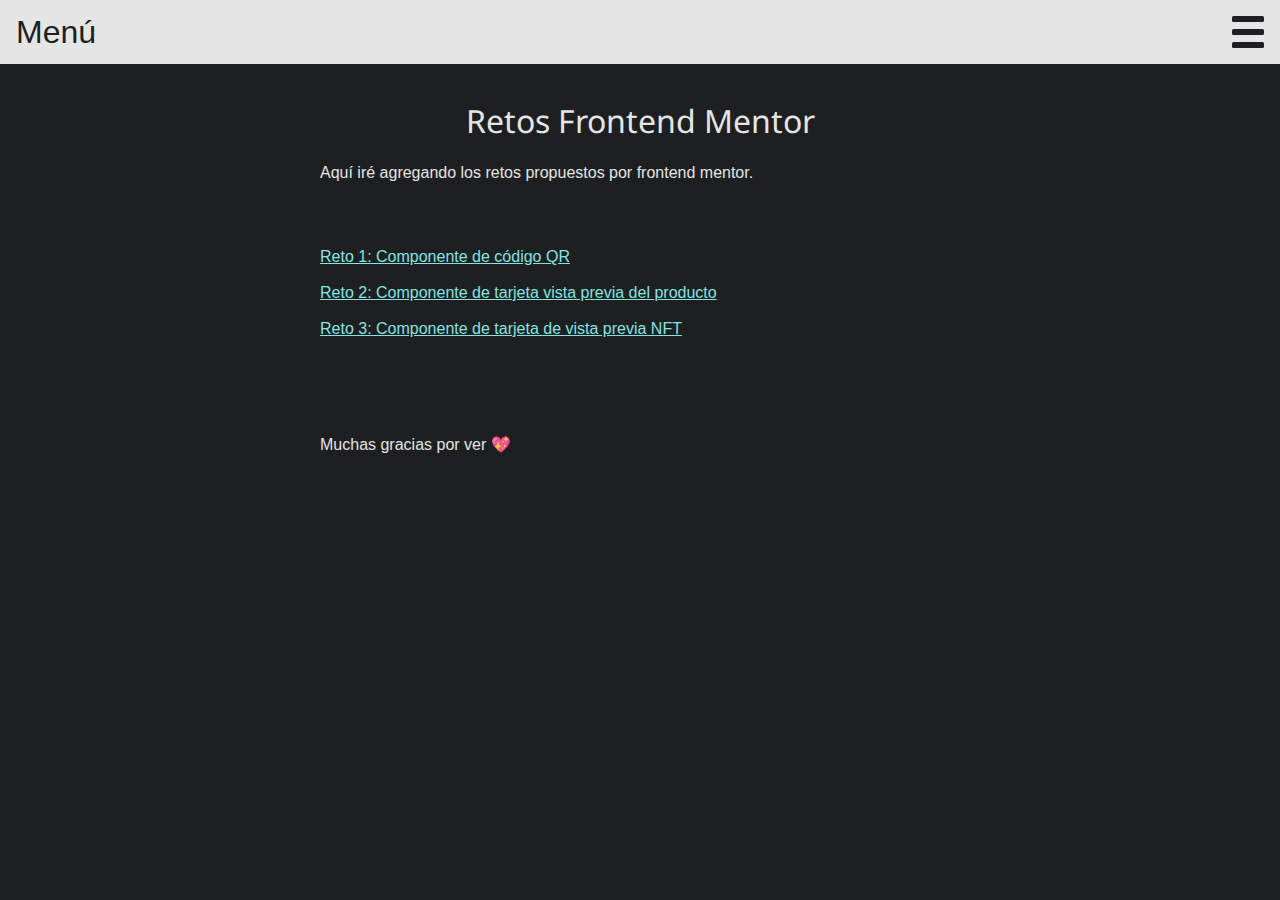
<file: index.html>
<!DOCTYPE html>
<html lang="en">
<head>
    <meta charset="UTF-8">
    <meta http-equiv="X-UA-Compatible" content="IE=edge">
    <meta name="viewport" content="width=device-width, initial-scale=1.0">
    <meta name="description" content="Desarrollo de retos propuestos por frontend mentor.">

    <link rel="icon" type="image/png" sizes="32x32" href="./images/favicon-32x32.png">
    <link rel="stylesheet" href="css/styles.css">
    <title>Retos Frontend Mentor</title>
</head>
<body>
    <nav>
        <div class="container">
            <input id="responsive-menu" type="checkbox">
            <label for="responsive-menu">Menú<span id="menu-icon"></span></label>
            
            <div id="overlay"></div>
            <!-- <ul>
                <li><a href="#"></a></li>
            </ul> -->
            <ul id="social-media">
                <li>
                    <a href="https://github.com/yazmin-erazo">
                        <i class="fab fa-github"></i>
                        <span class="screen-reader-text">Github</span>
                    </a>
                </li>
                <li>
                    <a href="https://www.linkedin.com/in/yazmin-erazo/">
                        <i class="fab fa-linkedin"></i>
                        <span class="screen-reader-text">LinkedIn</span>
                    </a>
                </li>
            </ul>
        </div>
    </nav>
    
    <main>
        <div class="container">
            <h1>Retos Frontend Mentor</h1>
            <p>Aquí iré agregando los retos propuestos por frontend mentor.</p>
            <div class="container-challenges">
                <p><a href="/Frontend Mentor/qr-code-component-main/index.html">Reto 1: Componente de código QR</a></p>
                <p><a href="/reto-2/index.html">Reto 2: Componente de tarjeta vista previa del producto</a></p>
                <p><a href="/reto-3/index.html">Reto 3: Componente de tarjeta de vista previa NFT</a></p>
            </div>
            
        </div>
    </main>

    <p>Muchas gracias por ver 💖</p>
    

</body>
</html>
</file>
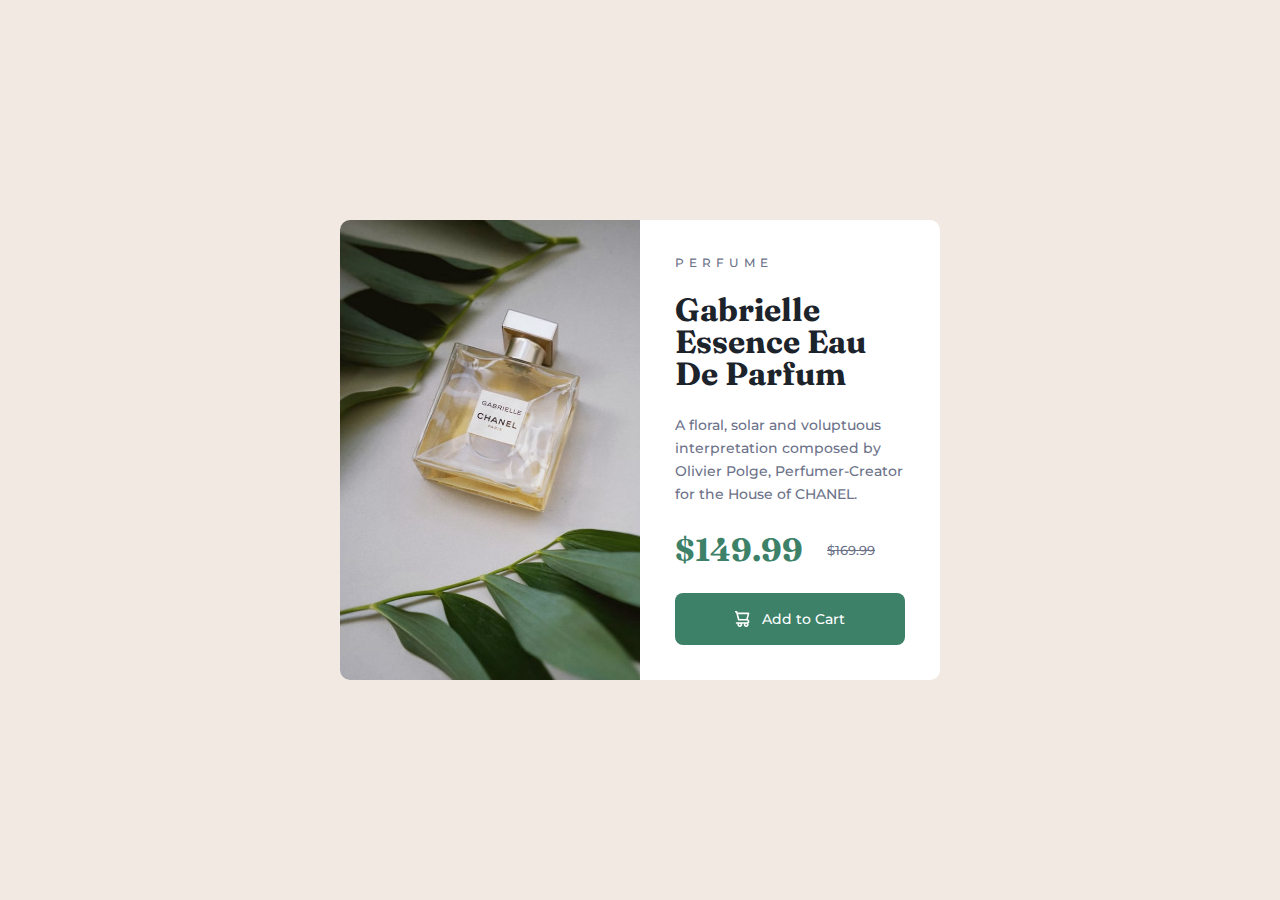
<file: reto-2/index.html>
<!DOCTYPE html>
<html lang="en">

<head>
  <meta charset="UTF-8">
  <meta name="viewport" content="width=device-width, initial-scale=1.0">

  <link rel="icon" type="image/png" sizes="32x32" href="./images/favicon-32x32.png">
  <link rel="stylesheet" href="styles.css">
  <link rel="preconnect" href="https://fonts.googleapis.com">
  <link rel="preconnect" href="https://fonts.gstatic.com" crossorigin>
  <link href="https://fonts.googleapis.com/css2?family=Montserrat:wght@500;700&display=swap" rel="stylesheet">
  <link
    href="https://fonts.googleapis.com/css2?family=Fraunces:ital,opsz,wght@0,9..144,400;0,9..144,500;1,9..144,600&display=swap"
    rel="stylesheet">

  <title>Frontend Mentor | Product preview card component</title>

</head>

<body>

  <main>

    <div class="card">
      <div class="container-left"></div>
      <div class="container-right">
        <p class="category">Perfume</p>
        <h1 class="title">Gabrielle Essence Eau De Parfum</h1>
        <p class="info">A floral, solar and voluptuous interpretation composed by Olivier Polge,
          Perfumer-Creator for the House of CHANEL.</p>

        <div class="prices">
          <p class="price-update">$149.99</p>
          <p class="price-previous">$169.99</p>
        </div>

        <button class="button">
          <img src="/reto-2/images/icon-cart.svg" alt="Icon shopping cart">
          Add to Cart
        </button>

      </div>
    </div>

  </main>


  <!-- <div class="attribution">
    Challenge by <a href="https://www.frontendmentor.io?ref=challenge" target="_blank">Frontend Mentor</a>. 
    Coded by <a href="https://github.com/yazmin-erazo">Yazmin Erazo</a>.
  </div> -->

</body>

</html>
</file>
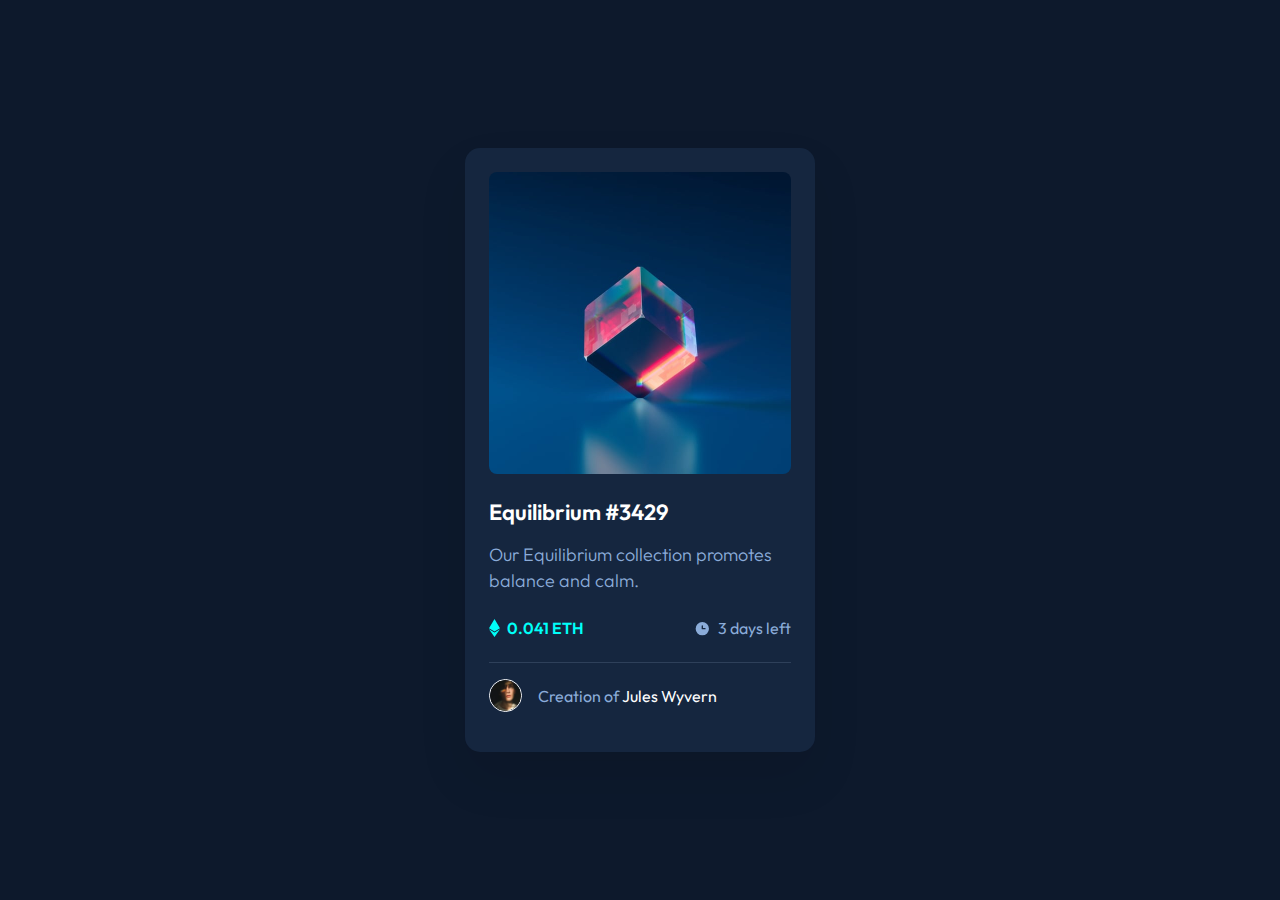
<file: reto-3/index.html>
<!DOCTYPE html>
<html lang="en">
<head>
  <meta charset="UTF-8">
  <meta name="viewport" content="width=device-width, initial-scale=1.0">

  <link rel="icon" type="image/png" sizes="32x32" href="./images/favicon-32x32.png">
  <link rel="stylesheet" href="styles.css">
  <link rel="preconnect" href="https://fonts.googleapis.com">
<link rel="preconnect" href="https://fonts.gstatic.com" crossorigin>
<link href="https://fonts.googleapis.com/css2?family=Outfit:wght@300;400;600&display=swap" rel="stylesheet">
  
  <title>Frontend Mentor | NFT preview card component</title>

</head>
<body>

  <main class="container">

    <div class="card">
      <div class="image">
        <img class="image-ntf" src="/reto-3/images/image-equilibrium.jpg" alt="">
        <div class="image-view">
          <img src="/reto-3/images/icon-view.svg" alt="Icon view">
        </div>
      </div>
      
      <section class="content">
        <h3 class="content-title"><span>Equilibrium #3429</span></h3>
        <p class="content-description">Our Equilibrium collection promotes balance and calm.</p>

        <div class="content-info">
          <div class="price"><img src="/reto-3/images/icon-ethereum.svg" alt="Icon ethereum"><p>0.041 ETH</p> </div>
          <div class="date"><img src="/reto-3/images/icon-clock.svg" alt="Icon clock"><p>3 days left</p></div>
        </div>

        <div class="content-creator">
          <img class="creator-avatar" src="/reto-3/images/image-avatar.png" alt="">
          <p class="creator-autor">Creation of <span>Jules Wyvern</span></p>
        </div>

      </section>
      
    </div>

  </main>
  
  <!-- <div class="attribution">
    Challenge by <a href="https://www.frontendmentor.io?ref=challenge" target="_blank">Frontend Mentor</a>. 
    Coded by <a href="#">Your Name Here</a>.
  </div> -->

</body>
</html>
</file>
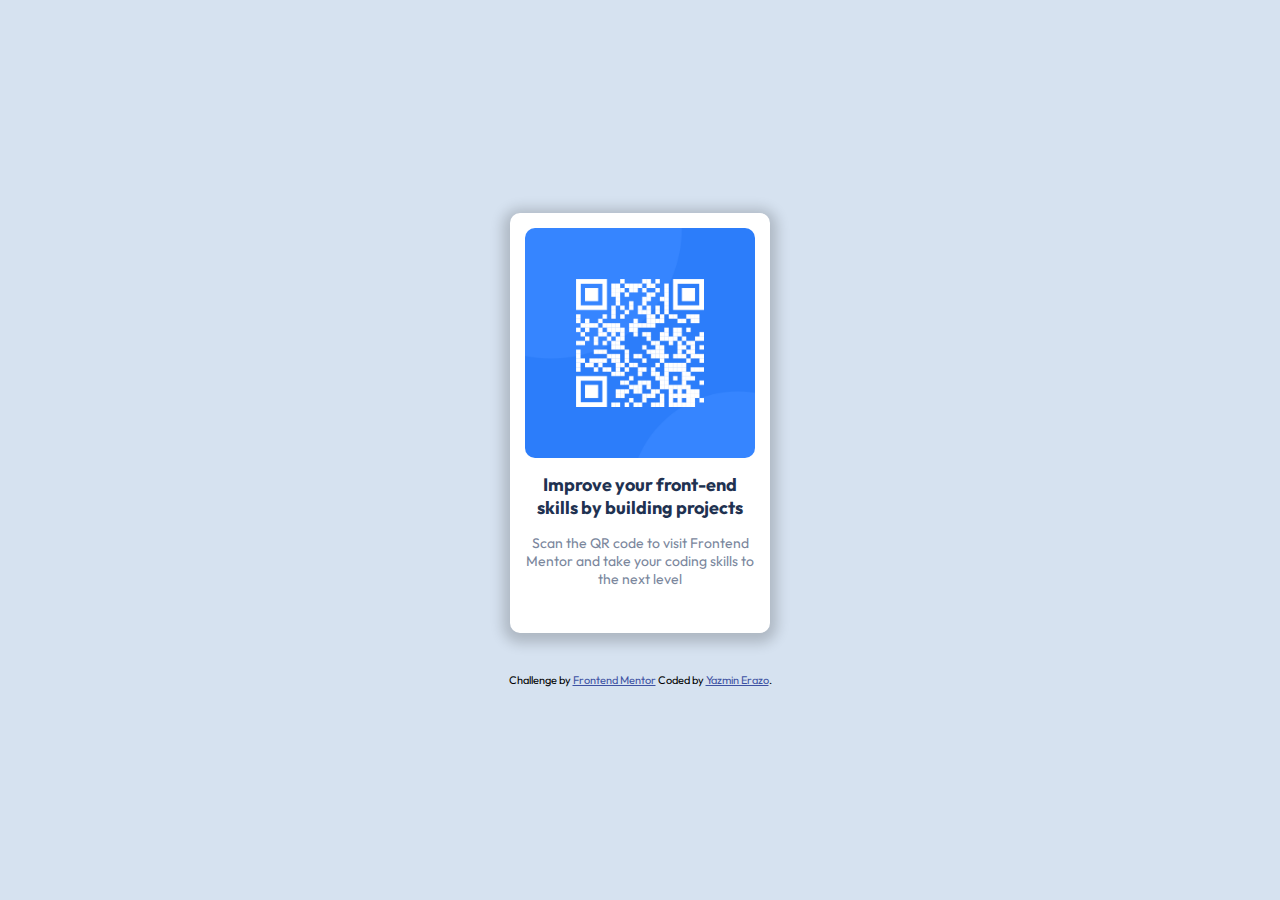
<file: Frontend Mentor/qr-code-component-main/index.html>
<!DOCTYPE html>
<html lang="en">
<head>
  <meta charset="UTF-8">
  <meta name="viewport" content="width=device-width, initial-scale=1.0"> <!-- displays site properly based on user's device -->
  <link rel="icon" type="image/png" sizes="32x32" href="./images/favicon-32x32.png">
  <link rel="stylesheet" href="style/styles.css">
  <link rel="preconnect" href="https://fonts.googleapis.com">
<link rel="preconnect" href="https://fonts.gstatic.com" crossorigin>
<link href="https://fonts.googleapis.com/css2?family=Outfit:wght@400;700&display=swap" rel="stylesheet">
  
  <title>Frontend Mentor | QR code component</title>
</head>
<body>

  <section id="card">
    <div class="content">
        <div class="code"></div>
        <h3>Improve your front-end skills by building projects</h3>
        <p>Scan the QR code to visit Frontend Mentor and take your coding skills to the next level</p>
    </div>
  </section>

  <div class="attribution">
    Challenge by <a href="https://www.frontendmentor.io?ref=challenge" target="_blank">Frontend Mentor</a>
    Coded by <a href="https://github.com/y-erazo/My-challenge-Frontend">Yazmin Erazo</a>.
  </div>
</body>
</html>
</file>
<file: reto-2/styles.css>
:root {
    --main-bg-color: #F2EAE2;
    --aurometal-saurus:#6C7289;
    --gunmetal:#1C232B;
    --deep-aquamarine:#3D8168;
    --hover-deep-aquamarine:#1A4032;
    --white:#FFFFFF;
    --external-link-color:#3e52a3;
}

/* ----- Properties sorted alphabetically ----- */

*{
    box-sizing: border-box;
    margin: 0;
    padding: 0;
}


body {
    align-items: center;
    background-color: var(--main-bg-color);
    display: flex;
    flex-direction: column;
    height: 100vh;
    justify-content: center;
    width: 100%;
}

main {
    width: 100%;
}

.card {
    background-color: var(--white);
    border-radius: 10px;
    display: flex;
    margin: 0 auto;
    min-width: 600px;
    width:343px;
}

.container-left{
    background-image: url(images/image-product-desktop.jpg);
    background-position: center;
    background-size: cover;
    border-bottom-left-radius: 10px;
    border-top-left-radius: 10px;
    width: 50%;
}

.container-right {
    border-bottom-right-radius: 10px;
    border-top-right-radius: 10px;
    display: flex;
    flex-direction: column;
    padding: 35px 35px;
    row-gap: 24px;
    width:50%;
}

.category{
    color: var(--aurometal-saurus);
    font-family: 'Montserrat', sans-serif;
    font-size: 12px;
    font-weight: 500;
    letter-spacing: 5px;
    text-transform: uppercase;
}

.title {
    color:var(--gunmetal);
    font-family: 'Fraunces', serif;
    font-size: 38px;
    font-size: 32px;
    font-weight: 700;
    line-height: 32px;
}

.info{
    color: var(--aurometal-saurus);
    font-family: 'Montserrat', sans-serif;
    font-size: 14px;
    font-weight: 500;
    line-height: 23px;
}

.prices {
    align-items: center;
    display: flex;
    font-family: 'Fraunces', serif;
    gap:24px;
    width:100%;
}

.price-update {
    color: var(--deep-aquamarine);
    font-size: 32px;
    font-weight: 700;
}

.price-previous{
    color: var(--aurometal-saurus);
    font-family: 'Montserrat', sans-serif;
    font-size: 13px;
    font-weight: 500;
    text-decoration: line-through;
}

.button {
    align-items: center;
    background-color: var(--deep-aquamarine);
    border: none;
    border-radius: 8px;
    color: var(--white);
    cursor: pointer;
    display: flex;
    font-family: 'Montserrat', sans-serif;
    font-size: 14px ;
    font-weight: 500;
    justify-content: center;
    margin: 0 auto;
    padding: 17px 0;
    width: 100%;
}

.button:hover {
    background-color: var(--hover-deep-aquamarine);
}

.button img {
    margin-right: 12px;
}

.attribution { 
    font-family: 'Montserrat', sans-serif; 
    font-size: 11px; 
    text-align: center;
}


.attribution a { 
    color: hsl(228, 45%, 44%); 
}


/* ---------- MEDIA QUERIES --------- */

@media only screen and (min-width:641px) and (max-width:768px){
    .card{
        max-width: 600px;
    }
}

@media only screen and (max-width:640px) {

    .card{
        border-radius: 10px;
        display: flex;
        flex-direction: column;
        min-width: auto;
        width: 90%;
    }

    .box-left {
        background-image: url(/images/image-product-mobile.jpg);
        border-radius: 10px 10px 0 0;
        height: 350px;
        width: 100%;
    }

    .box-right {
        border-radius: 0 0 10px 10px;
        padding: 25px;
        row-gap: 12px;
        width: 100%;
    }

    .category {
        font-size: 14px;
    }

    .title{
        font-size: 32px;
        line-height: 1;

    }
    
    .info{
        font-size: 12px;
        line-height: 1.7;
        margin-bottom:15px;
        margin-top: 10px;
        width: 95%;
    }

    .button{
        margin: 10px;
    }

}
</file>
<file: reto-3/styles.css>
:root{
    --main-bg-blue:#0D192C;
    --card-bg-blue:#15263F;
    --line-dark-blue:#2E405A;
    --cyan:#00FFF8;
    --white:#FFFFFF;
    --soft-blue:#8BACD9;
}

*{
    box-sizing: border-box;
    margin: 0;
    padding: 0;
}

body{
    background-color: var(--main-bg-blue);
    display: flex;
    justify-content: center;
    align-items: center;
    height: 100vh;
    width: 100%;
}

.container {
    width: 100%;
    font-family: 'Outfit', sans-serif;
}

.card {
    min-width: 327px;
    width: 350px;
    background-color: var(--card-bg-blue);
    border-radius: 15px;
    box-shadow: 0px 25px 50px rgba(0, 0, 0, 0.0952917);
    display: flex;
    flex-direction: column;
    margin: 0 auto;
    padding: 24px;  
}

.image{
    width: 302px;
    height: 302px;
    border-radius: 8px;
    overflow: hidden;
    position: relative;
}

.image-ntf {
    width: 302px;
    height: 302px;
}

.image-view{
    position: absolute;
    background-color: hsl(178, 100%, 50%, 60%);
    top: 0;
    width: 100%;
    height: 100%;
    display: flex;
    align-items: center;
    justify-content: center;
    opacity: 0;
}

.image-view img {
    position: absolute;
}

.image-view:hover {
    opacity: 1;
    cursor: pointer;
}

.content-title {
    font-size: 22px;
    font-weight: 600;
    text-decoration: none;
    margin-top : 1.5rem;
}

.content-title span{
    text-decoration: none;
    color: var(--white);
}

.content-description {
    font-size: 18px;
    font-weight: 300;
    line-height: 26px;
    color: var(--soft-blue);
    margin-top: 16px;
}

.content-info{
    margin: 24px 0;
    display: flex;
    justify-content: space-between;
}

.price, .date {
    display: flex;
    align-items: center;
}

.price{
    font-size: 16px;
    font-weight: 600;
    color: var(--cyan);
}

.date{
    font-size: 16px;
    font-weight: 400;
    color: var(--soft-blue);
}

.content-info p{
    margin-left: 7px;
}

.content-creator{
    border-top: 1px solid var(--line-dark-blue);
    display: flex;
    align-items: center;
}

.creator-avatar {
    width: 33px;
    height: 33px;
    border: 1px solid var(--white);
    border-radius: 50%;
    margin-right: 16px;
    margin: 16px 16px 16px 0;
}

.creator-autor {
    font-size: 16px;
    font-weight: 400;
    color: var(--soft-blue);
    text-decoration: none;
}

.creator-autor span{
    color: var(--white);
}

span:hover{
    color: var(--cyan);
    cursor: pointer;
}

.attribution { font-size: 11px; text-align: center; }
.attribution a { color: #3e52a3; }
</file>
<file: Frontend Mentor/qr-code-component-main/style/styles.css>
*{
    box-sizing: border-box;
    margin: 0;
    padding: 0;
}
body{
    height: 100vh;
    background-color:hsl(212, 45%, 89%); 
    font-size: 15px;
    display: flex;
    flex-direction: column;
    align-items: center;
    justify-content: center;
    font-family: 'Outfit', sans-serif;
}

#card{
    width: 260px;
    height: 420px;
    border-radius: 10px;
    background: hsl(0, 0%, 100%);
    box-shadow: 0px 3px 13px 7px rgba(0,0,0,0.19);
}

#card .content{
    text-align: center;
    padding: 15px;
    }

#card .content .code{
    width: 230px;
    height: 230px;
    background-image: url(../images/image-qr-code.png);
    background-repeat: no-repeat;
    background-size: cover;
    border-radius: 10px;
}

#card .content h3{
    margin-top: 15px;
    color:hsl(218, 44%, 22%);
    font-size: 18px;
}

#card .content p{
    margin-top: 15px;
    color: hsl(220, 15%, 55%);
    font-size: 14px;
}

.attribution{
    font-size: 11px; 
    text-align: center;
    margin-top: 40px;
}
.attribution a { 
    color: hsl(228, 45%, 44%); 
}
</file>
<file: css/styles.css>
@import url(https://use.fontawesome.com/releases/v5.0.6/css/all.css);
@import url(https://fonts.googleapis.com/css2?family=Noto+Sans:ital,wght@0,300;0,400;0,700;1,400;1,700&display=swap);

*,
*:before,
*:after {
    box-sizing: border-box;
}

html,
body {
    height: 100%;
    margin: 0;
    padding: 0;
}

body {
    background-color: #1d1f20;
    color: #e5e5e5;
    font: 16px/1.25 'Raleway', sans-serif;
}

h1 {
    font-family: 'Noto Sans', sans-serif;
    text-align: center;
    font-weight: 400;
}

a {
    color: #83e4e2;
}

a:hover {
    color: #a2ed56;
    text-decoration: none;
}

.container {
    margin: 0 auto;
    max-width: 80em;
}

main .container {
    padding: 1em;
}

p {
    margin-left: auto;
    margin-right: auto;
    max-width: 40em;
}

.screen-reader-text {
    clip: rect(1px 1px 1px 1px);
    clip: rect(1px, 1px, 1px, 1px);
    height: 1px;
    overflow: hidden;
    position: absolute !important;
    width: 1px;
}

.container-challenges {
    margin: 4rem 0;
}


/* ---------- NAVIGATION ---------- */

nav {
    background: #e5e5e5;
    color: #1d1f20;
    left: 0;
    position: relative;
    top: 0;
    width: 100%;
    z-index: 9999;
}

/*** INPUT ***/
nav input {
    opacity: 0;
    position: absolute;
    z-index: -1;
}

/*** LABEL ***/
nav label {
    cursor: pointer;
    display: block;
    font: 2em/1 'Noto', sans-serif;
    padding: 0.5em;
}

/* Hamburger Icon */
#menu-icon,
#menu-icon:before,
#menu-icon:after {
    background: #1d1f20;
    border-radius: 0.05em;
    height: 0.2em;
    transition: all 0.2s ease-in-out;
    width: 100%;
}

#menu-icon {
    display: inline-block;
    margin: 0.4em 0;
    max-width: 1em;
    position: relative;
}

nav label #menu-icon {
    float: right;
}

#menu-icon:before,
#menu-icon:after {
    content: '';
    left: 0;
    position: absolute;
}

#menu-icon:before {
    top: -0.4em;
}

#menu-icon:after {
    bottom: -0.4em;
}

/* Close Icon */
nav input[type=checkbox]:checked + label #menu-icon {
    background: transparent;
}

nav input[type=checkbox]:checked + label #menu-icon:before {
    top: 0;
    transform: rotate(-45deg);
}

nav input[type=checkbox]:checked + label #menu-icon:after {
    bottom: 0;
    transform: rotate(45deg);
}


/* ---------- MENU ---------- */
/* Overlay */
nav input:checked ~ #overlay {
    background: #e5e5e5;
    bottom: 0;
    left: 0;
    height: 100vh;
    position: fixed;
    right: 0;
    top: 0;
    width: 100vw;
    z-index: -1;
}

/* List */
nav ul {
    font-size: 1.5em;
    list-style: none;
    margin: 0;
    max-height: 0;
    opacity: 0;
    overflow: hidden;
    padding: 0;
    text-align: center;
}

nav input:checked ~ ul {
    margin: 1em;
    max-height: inherit;
    opacity: 1;
}

nav ul > li {
    margin: 0.5em 0;
}

nav ul a {
    color: #1d1f20;
    text-decoration: none;
}

nav ul a:hover {
    text-decoration: underline;
}

footer {
    width: 100%;
    display: flex;
    justify-content: center;
    align-items: flex-end;
}

/* Social Media */
/* nav ul#social-media > li {
    display: inline-block;
    font-size: 1.5em;
    margin: 0.5em;
} */
ul#social-media > li {
    display: inline-block;
    font-size: 2em;
    margin: 0.5em;
}
</file>
